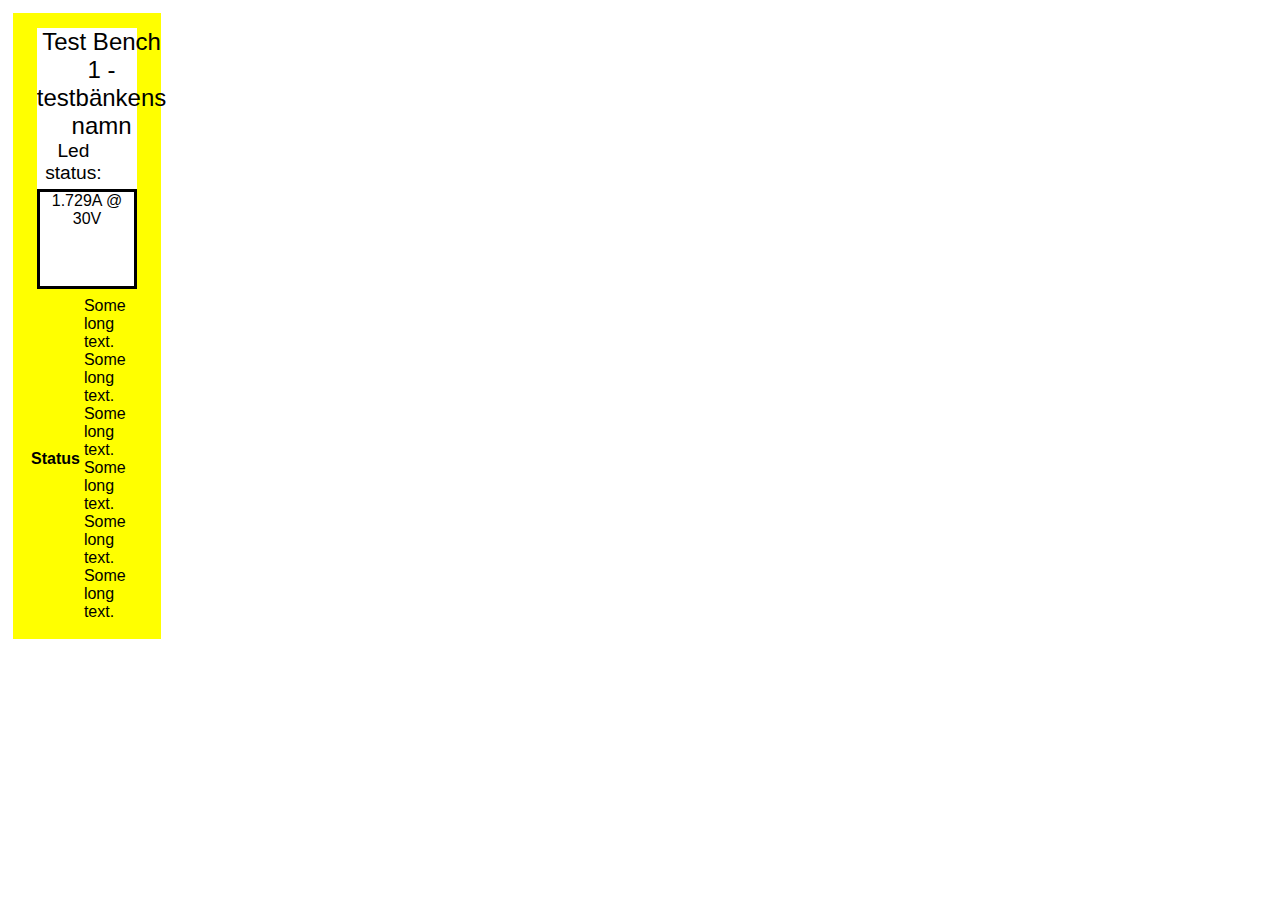
<file: demo/static demo v1.html>
<style>
	* {
		font-family: arial;
		box-sizing: border-box;
	}
	
	.running {
		background: yellow;
	}
	
	.success {
		background: green;
	}
	
	.error {
		backgroundd: red;
	}
	
	.tb {
		width: 12.5%;
		display: inline-block;
		padding: 5px;
		text-align: center;
	}
	
	.bench {
		padding: 15px;
	}
	
	.bench th {
		text-align: right;
	}
	
	.ps {
		width: 100%;
		height: 100px;
		border: 3px solid black;
		display: inline-block;
	}
	
	.led, .led-text-wrapper {
		display: inline-block;
	}
	
	.led {
		width: 30%;
		height: 0px;
		padding-top: 30%;
		vertical-align: middle;
		border-radius: 100%;
	}
	
	.led-text-wrapper {
		width: 70%;
	}
	
	.led-text {
		display: inline-block;
		vertical-align: middle;
		font-size: 1.2em;
	}
	
	.led-wrapper {
		width: 90%;
		display: inline-block;
		margin-bottom: 5px;
	}
	
	.top {
		background: white;
		display: inline-block;
		width: 85%;
		margin-bottom: 5px;
	}
	
	.name {
		display: inline-block;
		font-size: 1.5em;
	}
</style>

<html>
	<div class="tb">
		<div class="bench running">
			<div class="top">
				<div class="name">Test Bench 1 - testbänkens namn</div>
				<div class="led-wrapper">
					<div class="led-text-wrapper"><span class="led-text">Led status: </span></div><!--
					--><div class="led" data-blink="green red yellow"></div>
				</div>
				
				<div class="ps">
					1.729A @ 30V
				</div>
			</div>
			<table>
				<tr>
					<th>Status</th>
					<td>Some long text. Some long text. Some long text. Some long text. Some long text. Some long text.</td>
				</tr>
			</table>
		</div>
	</div><!--
	-->
</html>

<script>
	var leds = document.querySelectorAll(".led");
	for (var i = 0; i < leds.length; i++) {
		leds[i].dataset.i = 0;
	}
	setInterval(function () {
		for (var i = 0; i < leds.length; i++) {
			var split = leds[i].dataset.blink.split(" ");
			leds[i].style.background = split[leds[i].dataset.i];
			leds[i].dataset.i = (leds[i].dataset.i + 1) % split.length;
		}
	}, 1000);
</script>
</file>
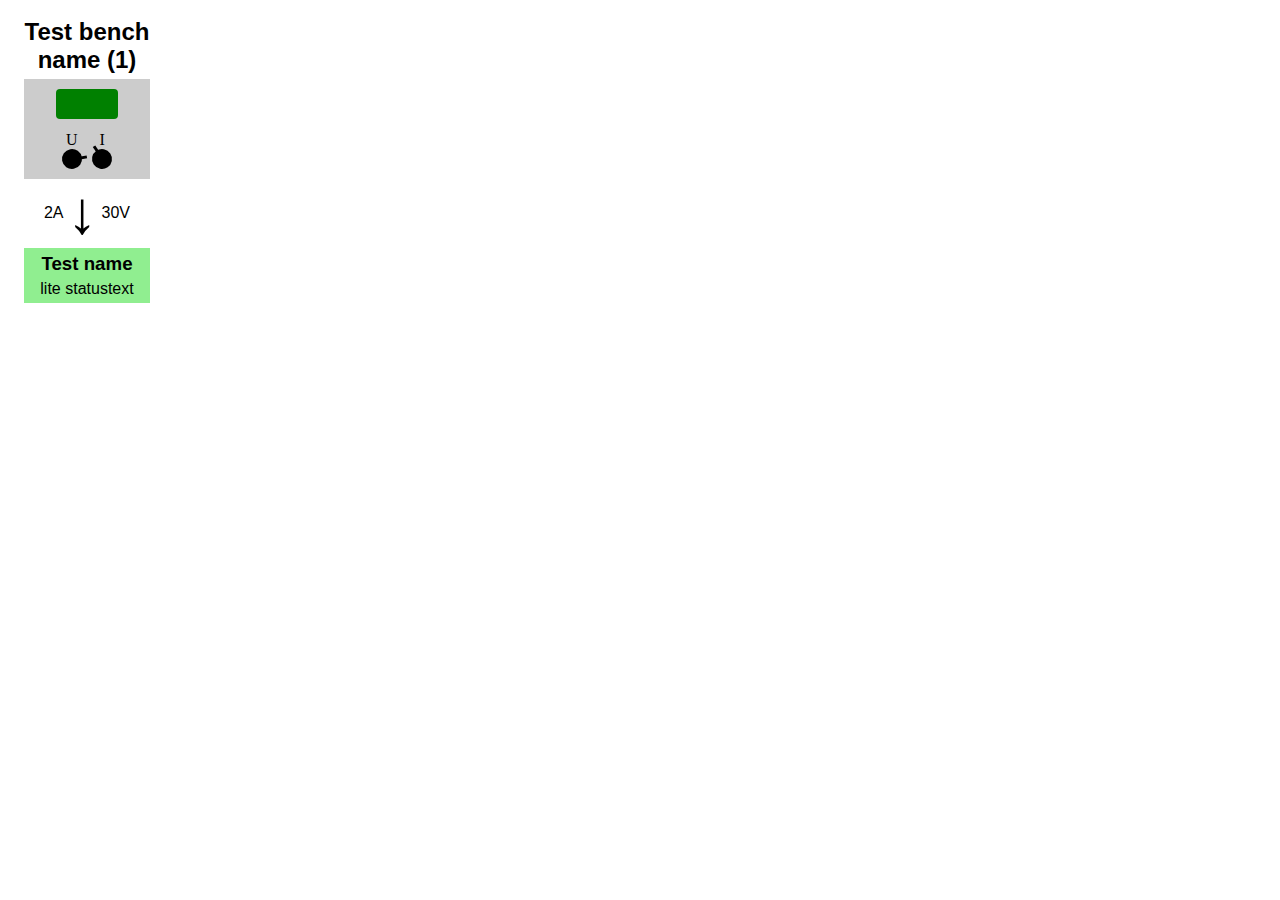
<file: demo/static demo v2.html>
<style>
	* {
		font-family: arial;
		box-sizing: border-box;
	}
	
	h3, h2 {
		margin: 5px; 
		padding: 0;
	}
	
	p {
		margin: 0 0 5px 0;
	}
	
	.bench {
		display: inline-block;
		width: 12.5%;
		padding: 5px;
		text-align: center;
		position: relative;
		overflow: hidden;
	}
	
	.ps {
		width: 85%;
		display: inline-block;
		height: 100px;
		background: #ccc;
		position: relative;
		overflow: hidden;
	}
	
	.display {
		position: relative;
		width: 50%;
		left: 25%;
		background: green;
		height: 30%;
		top: 10%;
		border-radius: 4px;
	}
	
	.disabled:before, .disabled:after {
		background: red;
		position: absolute;
		content: '';
		display: block;
		width: 100%;
		height: 20px;
		-webkit-transform: rotate(-45deg);
    transform: rotate(-45deg);
		left: 0;
    right: 0;
    top: 0;
    bottom: 0;
    margin: auto;
		z-index: 666;
	}
	
	.disabled:before {
		-webkit-transform: rotate(45deg);
    transform: rotate(45deg);
	}
	
	.transfer {
		display: block;
		vertical-align: middle;
	}
	.arrow {
		font-size: 60px;
		vertical-align: middle;
		font-family: consolas;
	}
	
	.voltage, .current {
		bottom: 10%;
		position: absolute;
		font-family: consolas;
		text-align: center;
	}
	
	.voltage {
		left: 30%;
	}
	
	.current {
		right: 30%;
	}
	
	.spinning {
		width: 20px;
		height: 20px;
		background: black;
		border-radius: 100%;
		position: relative;
    transform: rotate(45deg);
	}
	
	.stick {
		width: 15px;
		height: 15%;
		position: absolute;
		left: 50%;
		top: 42.5%;
		background: black;
		pointer-events: none;
	}
	
	.test {
		width: 85%;
		display: inline-block;
	}
	
	.running {
		background: yellow;
	}
	.fail {
		background: red;
	}
	.success {
		background: lightgreen;
	}
</style>

<html>
	<div class="bench">
		<h2>Test bench name (1)</h2>
		<div class="ps">
			<div class="display"></div>
			<span class="voltage">U<div class="spinning"><div class="stick"></div></div></span>
			<span class="current">I<div class="spinning"><div class="stick"></div></div></span>
		</div>
		<span class="transfer">2A <span class="arrow">&darr;</span> 30V</span>
		<div class="test success">
			<h3>Test name</h3>
			<p>lite statustext</p>
		</div>
	</div><!--
	-->
</html>

<script>
	var spinners = document.querySelectorAll(".spinning");
	for (spinner of spinners) {
		spinner.dataset.rotation = Math.floor(Math.random() * 360);
		spinner.style.transform = "rotate(" + spinner.dataset.rotation + "deg)";
		spinner.addEventListener("wheel", function (evt) {
			if (evt.buttons & 1 == 1) {
				evt.srcElement.dataset.rotation = Number(evt.srcElement.dataset.rotation) + 6 * Math.sign(evt.deltaY);
				evt.srcElement.style.transform = "rotate(" + evt.srcElement.dataset.rotation + "deg)";
			}
		});
	}
</script>
</file>
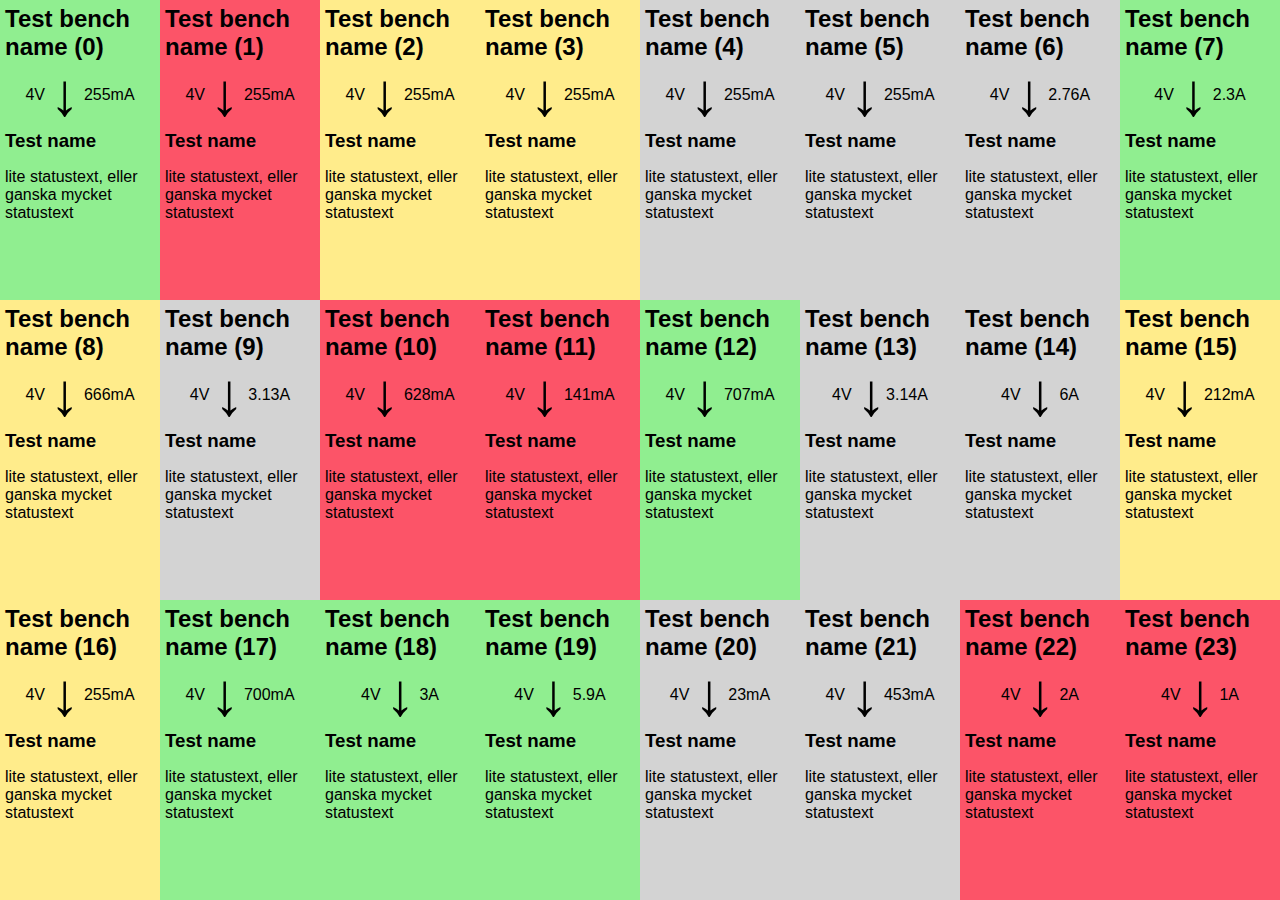
<file: demo/static demo v3.html>
<style>
	* {
		font-family: arial;
		box-sizing: border-box;
	}
	
	.success {
		background: lightgreen;
	}
	.fail {
		background: #fc5468;
	}
	.running {
		background: #FFEC8B;
	}
	.disabled {
		background: lightgray;
	}

	.bench {
		width: 12.5%;
		min-height: 33.33333%;
		text-align: center;
		padding: 5px;
		display: inline-block;
	}
	
	.bench th {
		text-align: right;
	}
	
	.bench table {
		font-size: 1.2em;
	}
	
	.arrow {
		font-family: consolas;
		font-size: 60px;
		vertical-align: middle;
	}
	
	.transfer {
		vertical-align: middle;
		position: relative;
		display: inline-block;
	}
	
	h2, h3 {
		margin: 0;
		padding: 0;
		text-align: left;
	}
	
	p {
		text-align: left;
	}
	
	html, body {
		margin: 0;
		padding: 0;
	}
	
</style>

<html>
	<div class="bench success">
		<h2>Test bench name (0)</h2>
		<span class="transfer">4V <span class="arrow">&darr;</span> 255mA</span>
		<h3>Test name</h3>
		<p>lite statustext, eller ganska mycket statustext</p>
	</div><!--
	--><div class="bench fail">
		<h2>Test bench name (1)</h2>
		<span class="transfer">4V <span class="arrow">&darr;</span> 255mA</span>
		<h3>Test name</h3>
		<p>lite statustext, eller ganska mycket statustext</p>
	</div><!--
	--><div class="bench running">
		<h2>Test bench name (2)</h2>
		<span class="transfer">4V <span class="arrow">&darr;</span> 255mA</span>
		<h3>Test name</h3>
		<p>lite statustext, eller ganska mycket statustext</p>
	</div><!--
	--><div class="bench running">
		<h2>Test bench name (3)</h2>
		<span class="transfer">4V <span class="arrow">&darr;</span> 255mA</span>
		<h3>Test name</h3>
		<p>lite statustext, eller ganska mycket statustext</p>
	</div><!--
	--><div class="bench disabled">
		<h2>Test bench name (4)</h2>
		<span class="transfer">4V <span class="arrow">&darr;</span> 255mA</span>
		<h3>Test name</h3>
		<p>lite statustext, eller ganska mycket statustext</p>
	</div><!--
	--><div class="bench disabled">
		<h2>Test bench name (5)</h2>
		<span class="transfer">4V <span class="arrow">&darr;</span> 255mA</span>
		<h3>Test name</h3>
		<p>lite statustext, eller ganska mycket statustext</p>
	</div><!--
	--><div class="bench disabled">
		<h2>Test bench name (6)</h2>
		<span class="transfer">4V <span class="arrow">&darr;</span> 2.76A</span>
		<h3>Test name</h3>
		<p>lite statustext, eller ganska mycket statustext</p>
	</div><!--
	--><div class="bench success">
		<h2>Test bench name (7)</h2>
		<span class="transfer">4V <span class="arrow">&darr;</span> 2.3A</span>
		<h3>Test name</h3>
		<p>lite statustext, eller ganska mycket statustext</p>
	</div><!--
	--><div class="bench running">
		<h2>Test bench name (8)</h2>
		<span class="transfer">4V <span class="arrow">&darr;</span> 666mA</span>
		<h3>Test name</h3>
		<p>lite statustext, eller ganska mycket statustext</p>
	</div><!--
	--><div class="bench disabled">
		<h2>Test bench name (9)</h2>
		<span class="transfer">4V <span class="arrow">&darr;</span> 3.13A</span>
		<h3>Test name</h3>
		<p>lite statustext, eller ganska mycket statustext</p>
	</div><!--
	--><div class="bench fail">
		<h2>Test bench name (10)</h2>
		<span class="transfer">4V <span class="arrow">&darr;</span> 628mA</span>
		<h3>Test name</h3>
		<p>lite statustext, eller ganska mycket statustext</p>
	</div><!--
	--><div class="bench fail">
		<h2>Test bench name (11)</h2>
		<span class="transfer">4V <span class="arrow">&darr;</span> 141mA</span>
		<h3>Test name</h3>
		<p>lite statustext, eller ganska mycket statustext</p>
	</div><!--
	--><div class="bench success">
		<h2>Test bench name (12)</h2>
		<span class="transfer">4V <span class="arrow">&darr;</span> 707mA</span>
		<h3>Test name</h3>
		<p>lite statustext, eller ganska mycket statustext</p>
	</div><!--
	--><div class="bench disabled">
		<h2>Test bench name (13)</h2>
		<span class="transfer">4V <span class="arrow">&darr;</span>3.14A</span>
		<h3>Test name</h3>
		<p>lite statustext, eller ganska mycket statustext</p>
	</div><!--
	--><div class="bench disabled">
		<h2>Test bench name (14)</h2>
		<span class="transfer">4V <span class="arrow">&darr;</span> 6A</span>
		<h3>Test name</h3>
		<p>lite statustext, eller ganska mycket statustext</p>
	</div><!--
	--><div class="bench running">
		<h2>Test bench name (15)</h2>
		<span class="transfer">4V <span class="arrow">&darr;</span> 212mA</span>
		<h3>Test name</h3>
		<p>lite statustext, eller ganska mycket statustext</p>
	</div><!--
	--><div class="bench running">
		<h2>Test bench name (16)</h2>
		<span class="transfer">4V <span class="arrow">&darr;</span> 255mA</span>
		<h3>Test name</h3>
		<p>lite statustext, eller ganska mycket statustext</p>
	</div><!--
	--><div class="bench success">
		<h2>Test bench name (17)</h2>
		<span class="transfer">4V <span class="arrow">&darr;</span> 700mA</span>
		<h3>Test name</h3>
		<p>lite statustext, eller ganska mycket statustext</p>
	</div><!--
	--><div class="bench success">
		<h2>Test bench name (18)</h2>
		<span class="transfer">4V <span class="arrow">&darr;</span> 3A</span>
		<h3>Test name</h3>
		<p>lite statustext, eller ganska mycket statustext</p>
	</div><!--
	--><div class="bench success">
		<h2>Test bench name (19)</h2>
		<span class="transfer">4V <span class="arrow">&darr;</span> 5.9A</span>
		<h3>Test name</h3>
		<p>lite statustext, eller ganska mycket statustext</p>
	</div><!--
	--><div class="bench disabled">
		<h2>Test bench name (20)</h2>
		<span class="transfer">4V <span class="arrow">&darr;</span> 23mA</span>
		<h3>Test name</h3>
		<p>lite statustext, eller ganska mycket statustext</p>
	</div><!--
	--><div class="bench disabled">
		<h2>Test bench name (21)</h2>
		<span class="transfer">4V <span class="arrow">&darr;</span> 453mA</span>
		<h3>Test name</h3>
		<p>lite statustext, eller ganska mycket statustext</p>
	</div><!--
	--><div class="bench fail">
		<h2>Test bench name (22)</h2>
		<span class="transfer">4V <span class="arrow">&darr;</span> 2A</span>
		<h3>Test name</h3>
		<p>lite statustext, eller ganska mycket statustext</p>
	</div><!--
	--><div class="bench fail">
		<h2>Test bench name (23)</h2>
		<span class="transfer">4V <span class="arrow">&darr;</span> 1A</span>
		<h3>Test name</h3>
		<p>lite statustext, eller ganska mycket statustext</p>
	</div><!--
	-->
</html>
</file>
